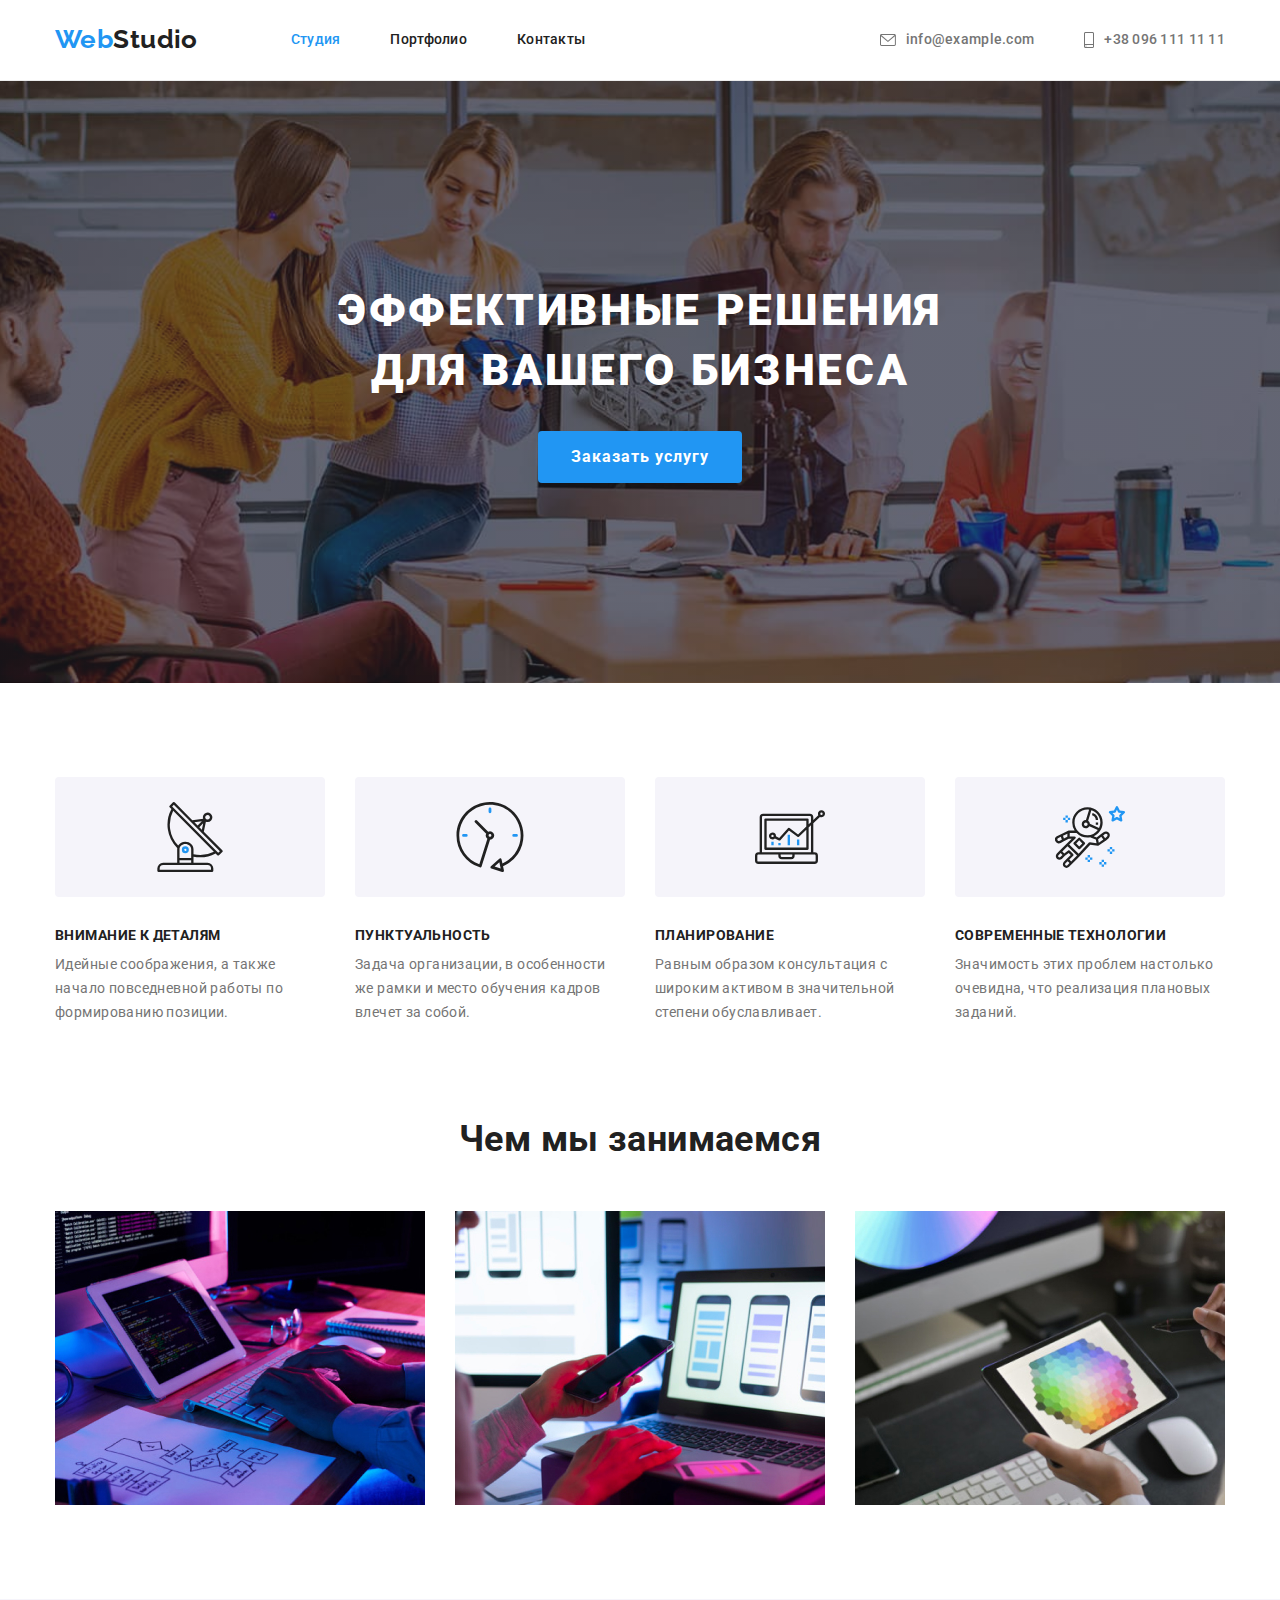
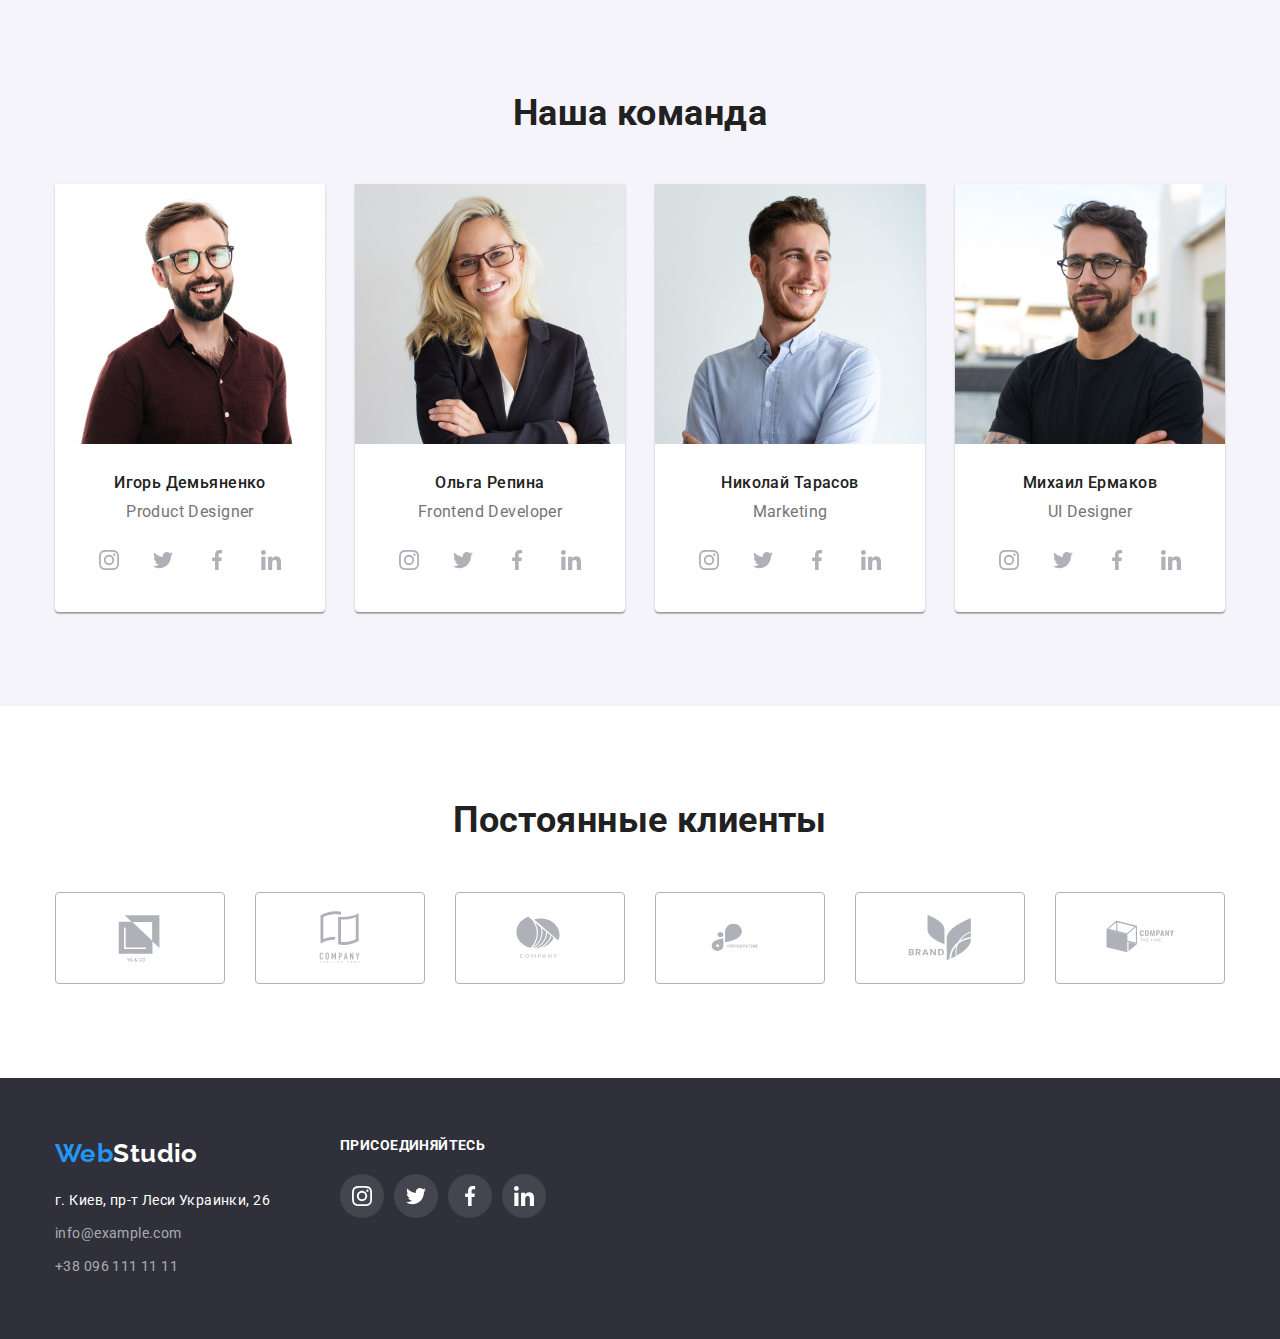
<file: index.html>
<!DOCTYPE html>
<html lang="ru">
  <head>
    <meta charset="UTF-8" />
    <meta http-equiv="X-UA-Compatible" content="IE=edge" />
    <meta name="viewport" content="width=device-width, initial-scale=1.0" />
    <title>Document</title>
    <link
      href="https://fonts.googleapis.com/css2?family=Raleway:wght@700&family=Roboto:wght@400;500;700;900&display=swap"
      rel="stylesheet"
    />
    <link
      rel="stylesheet"
      href="https://cdnjs.cloudflare.com/ajax/libs/modern-normalize/1.1.0/modern-normalize.min.css"
    />
    <link rel="stylesheet" href="./css/styles.css" />
  </head>

  <body>
    <!-- --------------------Шапка сайта------------- -->

    <header class="page-header">
      <div class="container">
        <nav class="main-nav">
          <a href="./index.html" class="logo-accent-header"
            >Web<span class="logo-primary-header">Studio</span></a
          >
          <ul class="site-nav list">
            <li class="item"><a class="link-current" href="./index.html">Студия</a></li>
            <li class="item"><a class="link" href="./portfolio.html">Портфолио</a></li>
            <li class="item"><a class="link" href="">Контакты</a></li>
          </ul>

          <ul class="auth-nav list">
            <li class="auth-nav-item">
              <a class="auth-nav-link link" href="mailto:info@devstudio.com">
                <svg class="auth-nav-icon" width="16" height="12">
                  <use href="./images/icons.svg#icon-envelope"></use>
                </svg>
                info@example.com
              </a>
            </li>
            <li class="auth-nav-item">
              <a class="auth-nav-link link" href="tel:+380961111111">
                <svg class="auth-nav-icon" width="10" height="16">
                  <use href="./images/icons.svg#icon-smartphone"></use>
                </svg>
                +38 096 111 11 11
              </a>
            </li>
          </ul>
        </nav>
      </div>
    </header>

    <!-- --------------------------блок HERO---------- -->
    <main>
      <section class="section hero">
        <div class="container">
          <h1 class="hero-title">Эффективные решения для вашего бизнеса</h1>
          <button class="button" type="button">Заказать услугу</button>
        </div>
      </section>

      <!-- --------------Преимущества Features------------ -->

      <section class="section features">
        <div class="container">
          <h2 class="visually-hidden">Преимущества</h2>
          <ul class="features-list">
            <li class="features-item">
              <div class="features-wrapper">
                <svg class="features-icon" width="70" height="70">
                  <use href="./images/icons.svg#icon-antenna"></use>
                </svg>
              </div>

              <h3 class="features-title">Внимание к деталям</h3>
              <p class="features-text">
                Идейные соображения, а также начало повседневной работы по формированию позиции.
              </p>
            </li>

            <li class="features-item">
              <div class="features-wrapper">
                <svg class="features-icon" width="70" height="70">
                  <use href="./images/icons.svg#icon-clock"></use>
                </svg>
              </div>
              <h3 class="features-title">Пунктуальность</h3>
              <p class="features-text">
                Задача организации, в особенности же рамки и место обучения кадров влечет за собой.
              </p>
            </li>

            <li class="features-item">
              <div class="features-wrapper">
                <svg class="features-icon" width="70" height="70">
                  <use href="./images/icons.svg#icon-diagram"></use>
                </svg>
              </div>
              <h3 class="features-title">Планирование</h3>
              <p class="features-text">
                Равным образом консультация с широким активом в значительной степени обуславливает.
              </p>
            </li>

            <li class="features-item">
              <div class="features-wrapper">
                <svg class="features-icon" width="70" height="70">
                  <use href="./images/icons.svg#icon-astronaut"></use>
                </svg>
              </div>
              <h3 class="features-title">Современные технологии</h3>
              <p class="features-text">
                Значимость этих проблем настолько очевидна, что реализация плановых заданий.
              </p>
            </li>
          </ul>
        </div>
      </section>

      <!-- -------------------Род деятельности------------ -->

      <section class="section section-activity">
        <div class="container">
          <h2 class="work-activity">Чем мы занимаемся</h2>
          <ul class="list-activity">
            <li class="activity-item">
              <img src="./images/verstka.jpg" alt="Верстка" width="370" />
            </li>

            <li class="activity-item">
              <img src="./images/dizain.jpg" alt="Дизайн" width="370" />
            </li>

            <li class="activity-item">
              <img src="./images/vneshneeoformlenie.jpg" alt="Внешнее оформление" width="370" />
            </li>
          </ul>
        </div>
      </section>

      <!-- ----------------------Наша команда----------------- -->

      <section class="section workers">
        <div class="container">
          <h2 class="workers-title">Наша команда</h2>
          <ul class="list-workers">
            <!-- ---------------первый сотрудник------------- -->

            <li class="workers-pic">
              <img src="./images/product.jpg" alt="Product Designer" width="270" />

              <div class="work-man-card">
                <h3 class="work-man-title">Игорь Демьяненко</h3>
                <p class="work-man-text">Product Designer</p>

                <!-- значки начало  -->
                <ul class="work-man-list">
                  <li class="work-man-item">
                    <a class="work-man-link" href="#">
                      <svg class="work-icon" width="20" height="20">
                        <use href="./images/icons.svg#icon-instagram"></use>
                      </svg>
                    </a>
                  </li>

                  <li class="work-man-item">
                    <a class="work-man-link" href="#">
                      <svg class="work-icon" width="20" height="20">
                        <use href="./images/icons.svg#icon-twitter"></use>
                      </svg>
                    </a>
                  </li>

                  <li class="work-man-item">
                    <a class="work-man-link" href="#">
                      <svg class="work-icon" width="20" height="20">
                        <use href="./images/icons.svg#icon-facebook"></use>
                      </svg>
                    </a>
                  </li>

                  <li class="work-man-item">
                    <a class="work-man-link" href="#">
                      <svg class="work-icon" width="20" height="20">
                        <use href="./images/icons.svg#icon-linkedin"></use>
                      </svg>
                    </a>
                  </li>
                </ul>
                <!-- значки конец  -->
              </div>
            </li>

            <!-- ---------------Второй сотрудник------------- -->

            <li class="workers-pic">
              <img src="./images/frontend.jpg" alt="Frontend Developer" width="270" />

              <div class="work-man-card">
                <h3 class="work-man-title">Ольга Репина</h3>
                <p class="work-man-text">Frontend Developer</p>

                <!-- значки начало  -->
                <ul class="work-man-list">
                  <li class="work-man-item">
                    <a class="work-man-link" href="#">
                      <svg class="work-icon" width="20" height="20">
                        <use href="./images/icons.svg#icon-instagram"></use>
                      </svg>
                    </a>
                  </li>

                  <li class="work-man-item">
                    <a class="work-man-link" href="#">
                      <svg class="work-icon" width="20" height="20">
                        <use href="./images/icons.svg#icon-twitter"></use>
                      </svg>
                    </a>
                  </li>

                  <li class="work-man-item">
                    <a class="work-man-link" href="#">
                      <svg class="work-icon" width="20" height="20">
                        <use href="./images/icons.svg#icon-facebook"></use>
                      </svg>
                    </a>
                  </li>

                  <li class="work-man-item">
                    <a class="work-man-link" href="#">
                      <svg class="work-icon" width="20" height="20">
                        <use href="./images/icons.svg#icon-linkedin"></use>
                      </svg>
                    </a>
                  </li>
                </ul>
                <!-- значки конец  -->
              </div>
            </li>

            <!-- ---------------Третий сотрудник------------- -->

            <li class="workers-pic">
              <img src="./images/marketing.jpg" alt="Marketing" width="270" />

              <div class="work-man-card">
                <h3 class="work-man-title">Николай Тарасов</h3>
                <p class="work-man-text">Marketing</p>

                <!-- значки начало  -->
                <ul class="work-man-list">
                  <li class="work-man-item">
                    <a class="work-man-link" href="#">
                      <svg class="work-icon" width="20" height="20">
                        <use href="./images/icons.svg#icon-instagram"></use>
                      </svg>
                    </a>
                  </li>

                  <li class="work-man-item">
                    <a class="work-man-link" href="#">
                      <svg class="work-icon" width="20" height="20">
                        <use href="./images/icons.svg#icon-twitter"></use>
                      </svg>
                    </a>
                  </li>

                  <li class="work-man-item">
                    <a class="work-man-link" href="#">
                      <svg class="work-icon" width="20" height="20">
                        <use href="./images/icons.svg#icon-facebook"></use>
                      </svg>
                    </a>
                  </li>

                  <li class="work-man-item">
                    <a class="work-man-link" href="#">
                      <svg class="work-icon" width="20" height="20">
                        <use href="./images/icons.svg#icon-linkedin"></use>
                      </svg>
                    </a>
                  </li>
                </ul>
                <!-- значки конец  -->
              </div>
            </li>

            <!-- ---------------Четвёртый сотрудник------------- -->

            <li class="workers-pic">
              <img src="./images/designer.jpg" alt="UI Designer" width="270" />

              <div class="work-man-card">
                <h3 class="work-man-title">Михаил Ермаков</h3>
                <p class="work-man-text">UI Designer</p>

                <!-- значки начало  -->
                <ul class="work-man-list">
                  <li class="work-man-item">
                    <a class="work-man-link" href="#">
                      <svg class="work-icon" width="20" height="20">
                        <use href="./images/icons.svg#icon-instagram"></use>
                      </svg>
                    </a>
                  </li>

                  <li class="work-man-item">
                    <a class="work-man-link" href="#">
                      <svg class="work-icon" width="20" height="20">
                        <use href="./images/icons.svg#icon-twitter"></use>
                      </svg>
                    </a>
                  </li>

                  <li class="work-man-item">
                    <a class="work-man-link" href="#">
                      <svg class="work-icon" width="20" height="20">
                        <use href="./images/icons.svg#icon-facebook"></use>
                      </svg>
                    </a>
                  </li>

                  <li class="work-man-item">
                    <a class="work-man-link" href="#">
                      <svg class="work-icon" width="20" height="20">
                        <use href="./images/icons.svg#icon-linkedin"></use>
                      </svg>
                    </a>
                  </li>
                </ul>
                <!-- значки конец  -->
              </div>
            </li>
          </ul>
        </div>
      </section>

      <!--------------------Постоянные клиенты --------------- -->

      <section class="section clients">
        <div class="container">
          <h2 class="clients-title">Постоянные клиенты</h2>

          <div class="container-clients-icon">
            <ul class="clients-list">
              <li class="clients-item">
                <a class="clients-link" href="#">
                  <svg class="clients-icon" width="106" height="60">
                    <use href="./images/icons.svg#icon-logo"></use>
                  </svg>
                </a>
              </li>

              <li class="clients-item">
                <a class="clients-link" href="#">
                  <svg class="clients-icon" width="106" height="60">
                    <use href="./images/icons.svg#icon-logo-1"></use>
                  </svg>
                </a>
              </li>

              <li class="clients-item">
                <a class="clients-link" href="#">
                  <svg class="clients-icon" width="106" height="60">
                    <use href="./images/icons.svg#icon-logo-2"></use>
                  </svg>
                </a>
              </li>

              <li class="clients-item">
                <a class="clients-link" href="#">
                  <svg class="clients-icon" width="84" height="40">
                    <use href="./images/icons.svg#icon-logo-3"></use>
                  </svg>
                </a>
              </li>

              <li class="clients-item">
                <a class="clients-link" href="#">
                  <svg class="clients-icon" width="106" height="60">
                    <use href="./images/icons.svg#icon-logo-4"></use>
                  </svg>
                </a>
              </li>

              <li class="clients-item">
                <a class="clients-link" href="#">
                  <svg class="clients-icon" width="93" height="43">
                    <use href="./images/icons.svg#icon-logo-5"></use>
                  </svg>
                </a>
              </li>
            </ul>
          </div>
        </div>
      </section>
    </main>

    <!---------------------------Подвал сайта--------------->

    <footer class="footer-page">
      <div class="container page-join">
        <div class="container-content-footer">
          <a href="./index.html" class="logo-accent-footer"
            >Web<span class="logo-primary-footer">Studio</span></a
          >
          <address>
            <ul class="list">
              <li>
                <a
                  class="link-map"
                  href="https://bit.ly/3pXMvUd"
                  target="_blank"
                  rel="noopener nofollow noreferrer"
                  >г. Киев, пр-т Леси Украинки, 26</a
                >
              </li>
              <li>
                <a class="link-connection-mail" href="mailto:info@devstudio.com"
                  >info@example.com</a
                >
              </li>
              <li><a class="link-connection-tel" href="tel:+380961111111">+38 096 111 11 11</a></li>
            </ul>
          </address>
        </div>

        <!-- /* ------------------Присоединяйтесь--------------------- */ -->

        <div class="container-join">
          <p class="join-text">Присоединяйтесь</p>

          <ul class="join-list">
            <li class="join-item">
              <a class="join-link" href="">
                <svg class="join-icon" width="20" height="20">
                  <use href="./images/icons.svg#icon-instagram"></use>
                </svg>
              </a>
            </li>

            <li class="join-item">
              <a class="join-link" href="">
                <svg class="join-icon" width="20" height="20">
                  <use href="./images/icons.svg#icon-twitter"></use>
                </svg>
              </a>
            </li>

            <li class="join-item">
              <a class="join-link" href="">
                <svg class="join-icon" width="20" height="20">
                  <use href="./images/icons.svg#icon-facebook"></use>
                </svg>
              </a>
            </li>

            <li class="join-item">
              <a class="join-link" href="">
                <svg class="join-icon" width="20" height="20">
                  <use href="./images/icons.svg#icon-linkedin"></use>
                </svg>
              </a>
            </li>
          </ul>
        </div>
      </div>
    </footer>
  </body>
</html>
</file>
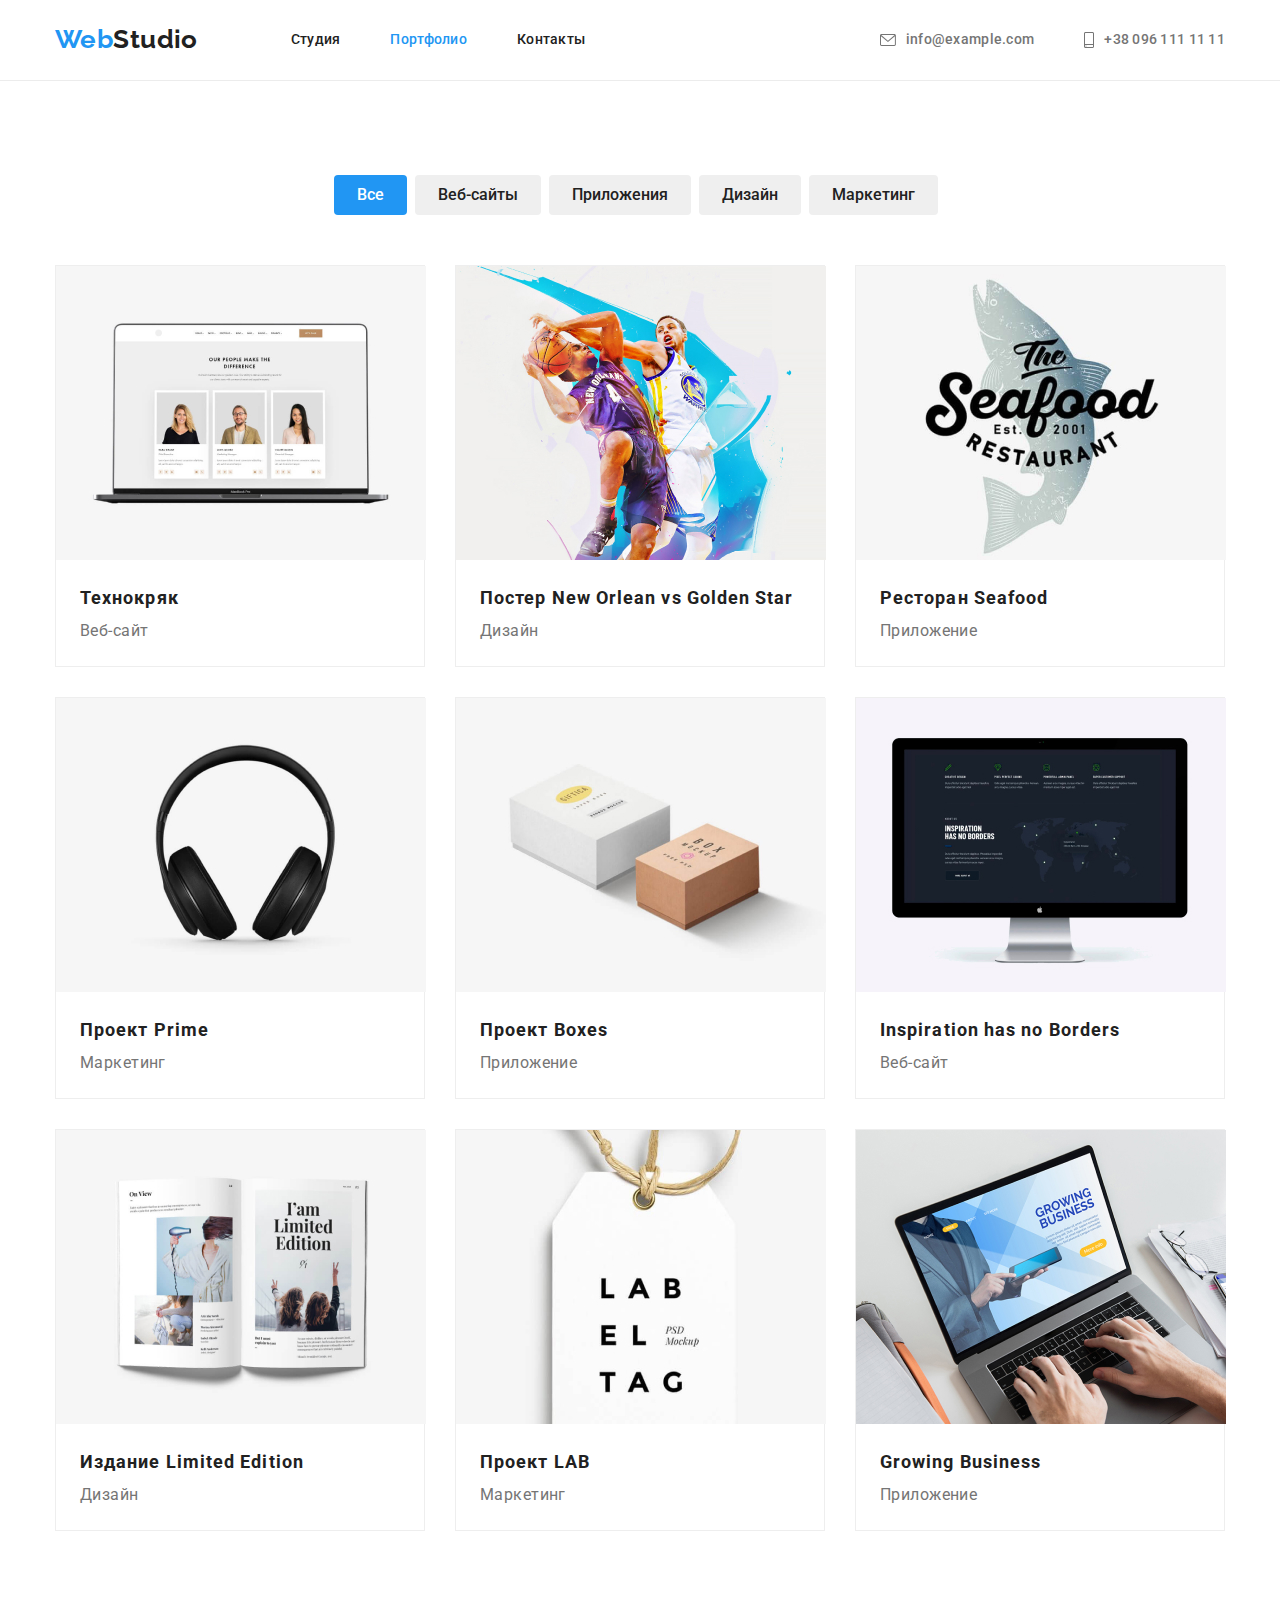
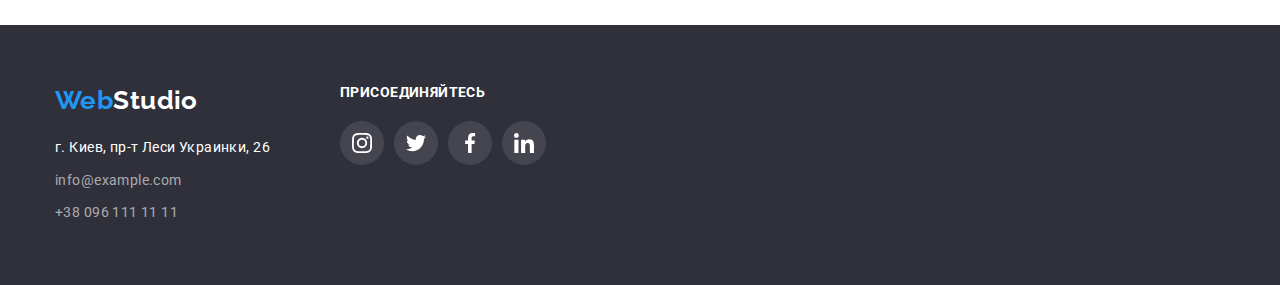
<file: portfolio.html>
<!DOCTYPE html>
<html lang="en">
  <head>
    <meta charset="UTF-8" />
    <meta http-equiv="X-UA-Compatible" content="IE=edge" />
    <meta name="viewport" content="width=device-width, initial-scale=1.0" />
    <title>Document</title>
    <link
      href="https://fonts.googleapis.com/css2?family=Raleway:wght@700&family=Roboto:wght@400;500;700;900&display=swap"
      rel="stylesheet"
    />
    <link
      rel="stylesheet"
      href="https://cdnjs.cloudflare.com/ajax/libs/modern-normalize/1.1.0/modern-normalize.min.css"
    />
    <link rel="stylesheet" href="./css/styles.css" />
  </head>

  <body>
    <!--Шапка сайта-->

    <header class="page-header">
      <div class="container">
        <nav class="main-nav">
          <a href="./index.html" class="logo-accent-header"
            >Web<span class="logo-primary-header">Studio</span></a
          >
          <ul class="site-nav list">
            <li class="item"><a class="link" href="./index.html">Студия</a></li>
            <li class="item"><a class="link-current" href="./portfolio.html">Портфолио</a></li>
            <li class="item"><a class="link" href="">Контакты</a></li>
          </ul>

          <ul class="auth-nav list">
            <li class="auth-nav-item">
              <a class="auth-nav-link link" href="mailto:info@devstudio.com">
                <svg class="auth-nav-icon" width="16" height="12">
                  <use href="./images/icons.svg#icon-envelope"></use>
                </svg>
                info@example.com
              </a>
            </li>
            <li class="auth-nav-item">
              <a class="auth-nav-link link" href="tel:+380961111111">
                <svg class="auth-nav-icon" width="10" height="16">
                  <use href="./images/icons.svg#icon-smartphone"></use>
                </svg>
                +38 096 111 11 11
              </a>
            </li>
          </ul>
        </nav>
      </div>
    </header>

    <!--Главное меню портфолио-->
    <section class="section section-menu">
      <div class="container">
        <h1 class="visually-hidden">Главное меню портфолио</h1>
        <ul class="list-button">
          <li><button class="button-current" type="button">Все</button></li>
          <li><button class="button-link" type="button">Веб-сайты</button></li>
          <li><button class="button-link" type="button">Приложения</button></li>
          <li><button class="button-link" type="button">Дизайн</button></li>
          <li><button class="button-link" type="button">Маркетинг</button></li>
        </ul>

        <ul class="work-item">
          <li class="worklink-list">
            <a href="#" class="menu-list">
              <img src="./images/tehnokryak.jpg" alt="Технокряк" width="370" />
              <div class="cardbox-list">
                <h2 class="work-name">Технокряк</h2>
                <p class="work-category">Веб-сайт</p>
              </div>
            </a>
          </li>

          <li class="worklink-list">
            <a href="#" class="menu-list">
              <img src="./images/poster.jpg" alt="Постер New Orlean vs Golden Star" width="370" />
              <div class="cardbox-list">
                <h2 class="work-name">Постер New Orlean vs Golden Star</h2>
                <p class="work-category">Дизайн</p>
              </div>
            </a>
          </li>

          <li class="worklink-list">
            <a href="#" class="menu-list">
              <img src="./images/seafood.jpg" alt="Ресторан Seafood" width="370" />
              <div class="cardbox-list">
                <h2 class="work-name">Ресторан Seafood</h2>
                <p class="work-category">Приложение</p>
              </div>
            </a>
          </li>

          <li class="worklink-list">
            <a href="#" class="menu-list">
              <img src="./images/proektprime.jpg" alt="Проект Prime" width="370" />
              <div class="cardbox-list">
                <h2 class="work-name">Проект Prime</h2>
                <p class="work-category">Маркетинг</p>
              </div>
            </a>
          </li>

          <li class="worklink-list">
            <a href="#" class="menu-list">
              <img src="./images/proektboxes.jpg" alt="Проект Boxes" width="370" />
              <div class="cardbox-list">
                <h2 class="work-name">Проект Boxes</h2>
                <p class="work-category">Приложение</p>
              </div>
            </a>
          </li>

          <li class="worklink-list">
            <a href="#" class="menu-list">
              <img src="./images/inspirations.jpg" alt="Inspiration has no Borders" width="370" />
              <div class="cardbox-list">
                <h2 class="work-name">Inspiration has no Borders</h2>
                <p class="work-category">Веб-сайт</p>
              </div>
            </a>
          </li>

          <li class="worklink-list">
            <a href="#" class="menu-list">
              <img src="./images/limitededition.jpg" alt="Издание Limited Edition" width="370" />
              <div class="cardbox-list">
                <h2 class="work-name">Издание Limited Edition</h2>
                <p class="work-category">Дизайн</p>
              </div>
            </a>
          </li>

          <li class="worklink-list">
            <a href="#" class="menu-list">
              <img src="./images/proektlab.jpg" alt="Проект LAB" width="370" />
              <div class="cardbox-list">
                <h2 class="work-name">Проект LAB</h2>
                <p class="work-category">Маркетинг</p>
              </div>
            </a>
          </li>

          <li class="worklink-list">
            <a href="#" class="menu-list">
              <img src="./images/growingbusiness.jpg" alt="Growing Business" width="370" />
              <div class="cardbox-list">
                <h2 class="work-name">Growing Business</h2>
                <p class="work-category">Приложение</p>
              </div>
            </a>
          </li>
        </ul>
      </div>
    </section>

    <!--Подвал сайта-->

    <footer class="footer-page">
      <div class="container page-join">
        <div class="container-content-footer">
          <a href="./index.html" class="logo-accent-footer"
            >Web<span class="logo-primary-footer">Studio</span></a
          >
          <address>
            <ul class="list">
              <li>
                <a
                  class="link-map"
                  href="https://bit.ly/3pXMvUd"
                  target="_blank"
                  rel="noopener nofollow noreferrer"
                  >г. Киев, пр-т Леси Украинки, 26</a
                >
              </li>
              <li>
                <a class="link-connection-mail" href="mailto:info@devstudio.com"
                  >info@example.com</a
                >
              </li>
              <li><a class="link-connection-tel" href="tel:+380961111111">+38 096 111 11 11</a></li>
            </ul>
          </address>
        </div>

        <!-- /* ------------------Присоединяйтесь--------------------- */ -->

        <div class="container-join">
          <p class="join-text">Присоединяйтесь</p>

          <ul class="join-list">
            <li class="join-item">
              <a class="join-link" href="">
                <svg class="join-icon" width="20" height="20">
                  <use href="./images/icons.svg#icon-instagram"></use>
                </svg>
              </a>
            </li>

            <li class="join-item">
              <a class="join-link" href="">
                <svg class="join-icon" width="20" height="20">
                  <use href="./images/icons.svg#icon-twitter"></use>
                </svg>
              </a>
            </li>

            <li class="join-item">
              <a class="join-link" href="">
                <svg class="join-icon" width="20" height="20">
                  <use href="./images/icons.svg#icon-facebook"></use>
                </svg>
              </a>
            </li>

            <li class="join-item">
              <a class="join-link" href="">
                <svg class="join-icon" width="20" height="20">
                  <use href="./images/icons.svg#icon-linkedin"></use>
                </svg>
              </a>
            </li>
          </ul>
        </div>
      </div>
    </footer>
  </body>
</html>
</file>
<file: css/styles.css>
:root {
  --primary-text-color: #212121;
  --title-title-color: #757575;
  --accent-color: #2196f3;
  --primary-white-color: #ffffff;

  /* Background color */
  --background-header-color: #ffffff;
  --background-footer-color: #2f303a;
  --background-section-color: #f5f4fa;

  --background-icon-color: #f5f4fa;
  --text-icon-color: #afb1b8;
  --join-item-color: rgba(255, 255, 255, 0.1);
  --clients-icon-color: #afb1b8;
}

html {
  box-sizing: border-box;
}

*,
*::before,
*::after {
  box-sizing: inherit;
}

body {
  background-color: var(--primary-white-color);
  color: var(--primary-text-color);
  font-family: Roboto, sans-serif;
  font-style: normal;
  font-weight: 400;
  font-size: 14px;
  letter-spacing: 0.03em;
}

.visually-hidden {
  position: absolute;
  width: 1px;
  height: 1px;
  margin: -1px;
  border: 0;
  padding: 0;
  white-space: nowrap;
  clip-path: inset(100%);
  clip: rect(0 0 0 0);
  overflow: hidden;
}

/*----------------- Утилиты---------------- */

.list {
  padding: 0;
  margin: 0;
  list-style: none;
}

h1,
h2,
h3,
h4,
p {
  margin: 0;
}

ul,
ol {
  margin: 0;
  padding: 0;
}

img {
  display: block;
}

.container {
  margin-left: auto;
  margin-right: auto;
  width: 1200px;
  padding-left: 15px;
  padding-right: 15px;
}

.section {
  padding-top: 94px;
  padding-bottom: 94px;
}

/*-------------- logo, ШАПКА САЙТА -------------*/

.page-header {
  border-bottom: 1px solid #ececec;
}

.logo-accent-header {
  display: inline-block;
  color: var(--accent-color);
  font-family: Raleway;
  font-weight: 700;
  font-size: 26px;
  line-height: 1.19;
  text-decoration: none;
  padding-top: 24px;
  padding-bottom: 25px;
}

.logo-accent-header:hover,
.logo-accent-header:focus {
  color: var(--accent-color);
}

.logo-primary-header {
  color: var(--primary-text-color);
  font-family: Raleway;
  font-weight: 700;
  font-size: 26px;
  line-height: 1.19;
  text-decoration: none;
}

.logo-primary-header:hover,
.logo-primary-header:focus {
  color: var(--accent-color);
}

/* -------------------Main-nav------------------ */
.main-nav {
  display: flex;
  align-items: center;
}

/* ------------------Site-nav ----------------*/
.site-nav {
  display: flex;
  margin-left: 93px;
}

.site-nav .item:not(:last-child) {
  margin-right: 50px;
}

.site-nav .link {
  display: block;
  color: var(--primary-text-color);
  font-weight: 500;
  line-height: 1.14;
  text-decoration: none;
  letter-spacing: 0.02em;
  padding-top: 32px;
  padding-bottom: 32px;
}

.site-nav .link:hover,
.link:focus {
  color: var(--accent-color);
}

.site-nav .link-current:hover,
.link-current:focus {
  color: var(--accent-color);
}

.site-nav .link-current {
  display: block;
  color: var(--accent-color);
  font-weight: 500;
  line-height: 1.14;
  text-decoration: none;
  letter-spacing: 0.02em;
  padding-top: 32px;
  padding-bottom: 32px;
}

.auth-nav {
  display: flex;
  margin-left: auto;
  gap: 50px;
}

.auth-nav .link {
  display: flex;
  align-items: center;
  gap: 10px;
  color: var(--title-title-color);
  font-weight: 500;
  line-height: 1.14;
  text-decoration: none;
  letter-spacing: 0.02em;
  padding-top: 32px;
  padding-bottom: 32px;
}

.auth-nav-link:hover,
.auth-nav-link:focus {
  color: var(--accent-color);
}

.auth-nav-icon {
  fill: var(--title-title-color);
}

.auth-nav-link:hover .auth-nav-icon,
.auth-nav-link:focus .auth-nav-icon {
  fill: var(--accent-color);
}

/* -----------------------HERO----- -------------*/

.hero {
  padding-top: 200px;
  padding-bottom: 200px;
  max-width: 1600px;
  margin-left: auto;
  margin-right: auto;
  background-image: linear-gradient(to right, rgba(47, 48, 58, 0.4), rgba(47, 48, 58, 0.4)),
    url(../images/heroposter.jpg);
  background-repeat: no-repeat;
  background-position: center;
  background-size: cover;
  text-align: center;
}

.hero-title {
  max-width: 696px;
  margin-bottom: 30px;
  margin-left: auto;
  margin-right: auto;

  font-weight: 900;
  font-size: 44px;
  line-height: 1.36;
  letter-spacing: 0.06em;
  text-transform: uppercase;
  text-align: center;
  color: var(--primary-white-color);
}

.hero .button {
  display: inline-block;
  border: 1px solid transparent;
  border-radius: 4px;
  padding: 10px 32px;
  min-width: 136px;
  color: var(--primary-white-color);
  background-color: var(--accent-color);
  font-weight: bold;
  font-size: 16px;
  line-height: 1.87;
  text-align: center;
  cursor: pointer;
  letter-spacing: 0.06em;
}

/* -----------Главное меню портфолио --------*/

.list-button {
  margin: 0px 0px 50px 0px;
  padding: 0;
  list-style: none;
  display: inline-block;
  display: flex;
  justify-content: center;
}

.button-current:hover,
.button-current:focus {
  background-color: var(--accent-color);
  color: var(--primary-white-color);
}

.button-current {
  display: inline-block;
  border: 1px solid transparent;
  border-radius: 4px;
  padding: 6px 22px;
  margin-right: 8px;
  min-width: 73px;
  color: var(--primary-text-color);
  font-family: Roboto;
  font-weight: 500;
  font-size: 16px;
  line-height: 1.62;
  cursor: pointer;
  text-align: center;
}

.section-menu .button-current {
  color: var(--primary-white-color);
  background-color: var(--accent-color);
}

.button-link:hover,
.button-link:focus {
  background-color: var(--accent-color);
  color: var(--primary-white-color);
}

.button-link {
  border: 1px solid transparent;
  border-radius: 4px;
  padding: 6px 22px;
  margin-right: 8px;
  min-width: 73px;
  color: var(--primary-text-color);
  font-family: Roboto;
  font-weight: 500;
  font-size: 16px;
  line-height: 1.62;
  cursor: pointer;
  text-align: center;
}

.work-item {
  list-style: none;
  display: inline-block;
  display: flex;
  flex-wrap: wrap;
  justify-content: center;
  gap: 30px;
}

.cardbox-list {
  padding: 20px 24px;
}

.container .worklink-list {
  display: inline-block;
  display: flex;
  flex-wrap: wrap;
  width: 370px;
  border: 1px solid #eeeeee;
}

.work-name {
  color: var(--primary-text-color);
  font-weight: 700;
  font-size: 18px;
  line-height: 2;
  letter-spacing: 0.06em;
}

.work-category {
  color: var(--title-title-color);
  font-size: 16px;
  line-height: 1.87;
}

.menu-list {
  text-decoration: none;
}

/*--------------- Features -------------------*/

.features {
  padding-bottom: 47px;
}

.features-list {
  display: flex;
  flex-wrap: wrap;
  justify-content: center;
  gap: 30px;
  padding: 0;
  margin: 0;
  list-style: none;
}

.features-item {
  width: 270px;
}

.features-wrapper {
  width: 270px;
  height: 120px;
  display: flex;
  justify-content: center;
  align-items: center;
  background: var(--background-icon-color);
  border-radius: 4px;
  margin-bottom: 30px;
}

.feature-icon {
  width: 270px;
  height: 120px;
  border-radius: 4px;
}

.features-title {
  margin-bottom: 10px;
  font-weight: 700;
  font-size: 14px;
  line-height: 1.17;
  text-transform: uppercase;
}

.features-text {
  color: var(--title-title-color);
  font-size: 14px;
  line-height: 1.71;
}

/* ---------------------Род деятельности-------------*/

.section-activity {
  padding-top: 47px;
}

.list-activity {
  display: flex;
  padding: 0;
  margin: 0;
  list-style: none;
}

.activity-item:not(:last-child) {
  margin-right: 30px;
}

.work-activity {
  margin-top: 0;
  margin-bottom: 50px;
  font-weight: 700;
  font-size: 36px;
  line-height: 1.16;
  text-align: center;
}

/* ------------------Наша команда -------------*/
.workers {
  background-color: var(--background-section-color);
}

.list-workers {
  list-style: none;
  display: flex;
  justify-content: space-between;
}

.workers-title {
  font-weight: 700;
  font-size: 36px;
  line-height: 1.16;
  text-align: center;
  margin-bottom: 50px;
}

.workers-pic:not(:last-child) {
  margin-right: 30px;
}

.workers-pic {
  background-color: var(--background-header-color);
  border-radius: 0px 0px 4px 4px;
  box-shadow: 0px 1px 3px rgba(0, 0, 0, 0.12), 0px 1px 1px rgba(0, 0, 0, 0.14),
    0px 2px 1px rgba(0, 0, 0, 0.2);
}

.work-man-title {
  font-weight: 500;
  font-size: 16px;
  line-height: 1.18;
  text-align: center;
}

.work-man-text {
  margin-top: 10px;
  margin-bottom: 16px;
  color: var(--title-title-color);
  font-size: 16px;
  line-height: 1.18;
  text-align: center;
}

.work-man-card {
  padding-top: 30px;
  padding-bottom: 30px;
}

.work-man-list {
  display: flex;
  justify-content: center;
  align-items: center;
  gap: 10px;
}

.work-man-item {
  display: flex;
  justify-content: center;
  align-items: center;
}

.work-man-link {
  display: block;
  width: 44px;
  height: 44px;
  display: flex;
  justify-content: center;
  align-items: center;
  border-radius: 50%;
}

.work-icon {
  fill: var(--text-icon-color);
}

.work-man-link:hover,
.work-man-link:focus {
  background-color: var(--accent-color);
}

.work-man-link:hover .work-icon,
.work-man-link:focus .work-icon {
  fill: var(--background-header-color);
}

/*------------------- Постоянные клиенты  -----------*/

.clients-title {
  font-weight: 700;
  font-size: 36px;
  line-height: 1.16;
  text-align: center;
  margin-bottom: 50px;
}

.clients-list {
  display: flex;
  list-style: none;
}

.container-clients-icon {
  display: flex;
  justify-content: center;
}

.clients-item {
  display: flex;
  justify-content: center;
  align-items: center;
}

.clients-item:not(:last-child) {
  margin-right: 30px;
}

.clients-link {
  display: flex;
  width: 170px;
  height: 92px;
  justify-content: center;
  align-items: center;
  border: 1px solid var(--clients-icon-color);
  border-radius: 4px;
}

.clients-icon {
  fill: var(--clients-icon-color);
}

.clients-link:hover,
.clients-link:focus {
  outline: none;
  border-color: var(--accent-color);
}

.clients-link:hover .clients-icon,
.clients-link:focus .clients-icon {
  fill: var(--accent-color);
}

/* -----------------------подвал------------------ */
.footer-page {
  background-color: #2f303a;
  padding-top: 60px;
  padding-bottom: 60px;
}

.logo-accent-footer {
  display: inline-block;
  color: var(--accent-color);
  font-family: Raleway;
  font-weight: 700;
  font-size: 26px;
  line-height: 1.19;
  text-decoration: none;
  margin-bottom: 20px;
}

.logo-primary-footer {
  display: inline-block;
  color: var(--primary-white-color);
  font-family: Raleway;
  font-weight: 700;
  font-size: 26px;
  line-height: 1.19;
  text-decoration: none;
}

.logo-primary-footer:hover,
.logo-primary-footer:focus {
  color: var(--accent-color);
}

.link-map {
  display: inline-block;
  color: var(--primary-white-color);
  font-style: normal;
  font-size: 14px;
  line-height: 1.71;
  text-decoration: none;
  margin-bottom: 9px;
}

.link-connection-mail:hover,
.link-connection-mail:focus {
  color: var(--accent-color);
}

.link-connection-tel:hover,
.link-connection-tel:focus {
  color: var(--accent-color);
}

.link-connection-mail {
  display: inline-block;
  color: rgba(255, 255, 255, 0.6);
  font-style: normal;
  font-size: 14px;
  line-height: 1.71;
  text-decoration: none;
  margin-bottom: 9px;
}

.link-connection-tel {
  display: inline-block;
  color: rgba(255, 255, 255, 0.6);
  font-style: normal;
  font-size: 14px;
  line-height: 1.71;
  text-decoration: none;
}

/* ------------------Присоединяйтесь--------------------- */

.page-join {
  display: flex;
  gap: 70px;
}

.join-text {
  font-weight: 700;
  font-size: 14px;
  line-height: 1.14;
  text-transform: uppercase;
  margin-bottom: 20px;
  color: var(--background-header-color);
}

.join-list {
  list-style: none;
  display: flex;
  gap: 10px;
}

.join-item {
  display: flex;
  justify-content: center;
  align-items: center;
}

.join-link {
  width: 44px;
  height: 44px;
  display: flex;
  justify-content: center;
  align-items: center;
  border-radius: 50%;
  background: var(--join-item-color);
}

.join-link:hover,
.join-link:focus {
  background: var(--accent-color);
}

.join-icon,
.join-icon {
  fill: var(--background-header-color);
}
</file>
